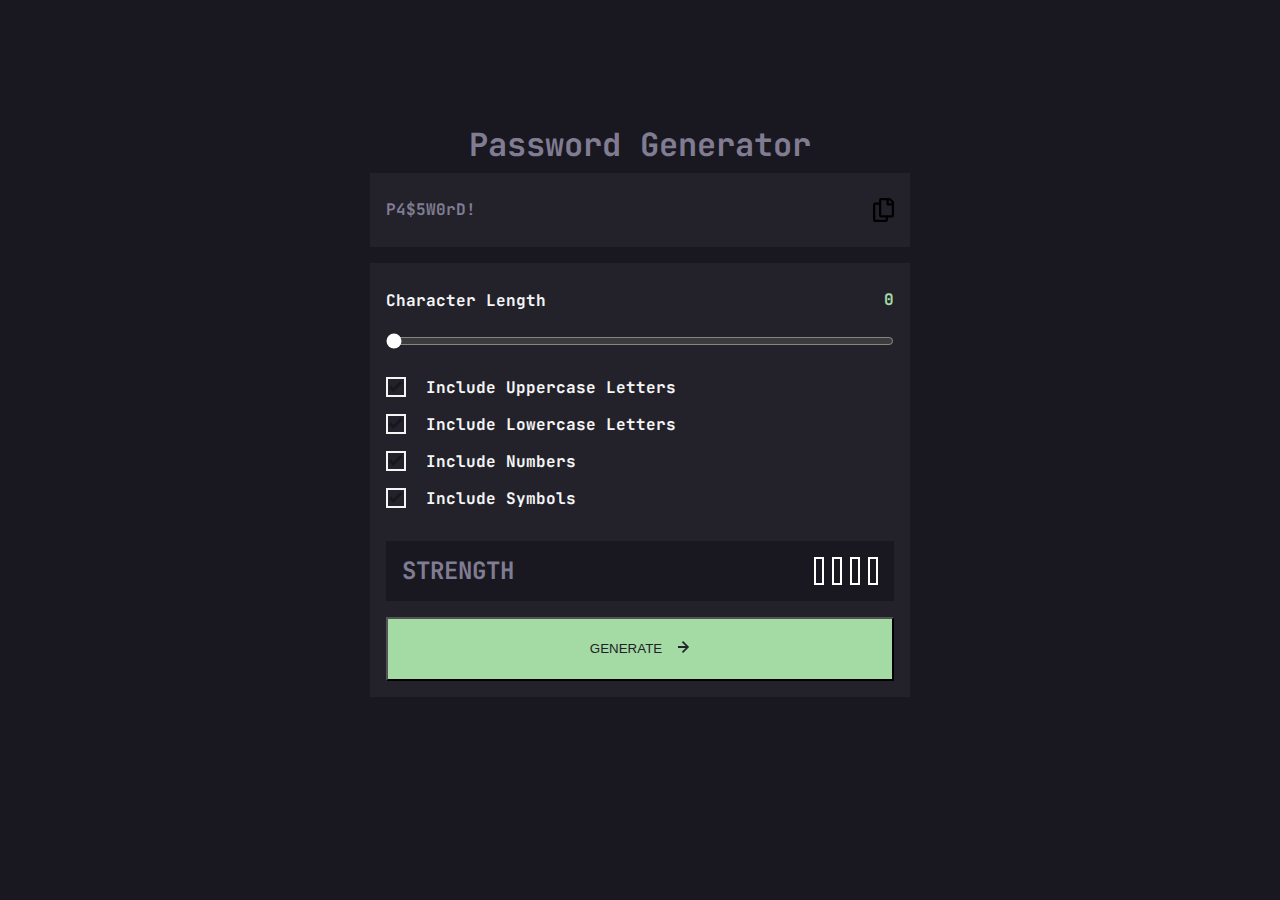
<file: project6/index.html>
<!DOCTYPE html>
<html lang="en">

<head>
    <meta charset="UTF-8">
    <meta name="viewport" content="width=device-width, initial-scale=1.0">
    <meta name="description" content="Password generator app">

    <link rel="icon" type="image/png" sizes="32x32" href="./assets/favicon-32x32.png">
    <link rel="preconnect" href="https://fonts.googleapis.com">
    <link rel="preconnect" href="https://fonts.gstatic.com" crossorigin>
    <link href="https://fonts.googleapis.com/css2?family=JetBrains+Mono:wght@700&display=swap" rel="stylesheet">
    <link rel="stylesheet" href="index.css">

    <title>Password generator app</title>
</head>

<body>
    <main class="main">

        <h1 class="fs-3 text-grey title">Password Generator</h1>
        <div class="field bg-dark fs-1 flex">
            <p id="fieldText" class="fieldText text-grey">P4$5W0rD!</p>
            <div class="copy flex">
                <p id="copyMsg" class="fs-3 uppercase text-green">copied</p>
                <svg id="copyIcon" class="copyIcon" width="21" height="24" xmlns="http://www.w3.org/2000/svg"><path class="copyIconPath" d="M20.341 3.091 17.909.659A2.25 2.25 0 0 0 16.319 0H8.25A2.25 2.25 0 0 0 6 2.25V4.5H2.25A2.25 2.25 0 0 0 0 6.75v15A2.25 2.25 0 0 0 2.25 24h10.5A2.25 2.25 0 0 0 15 21.75V19.5h3.75A2.25 2.25 0 0 0 21 17.25V4.682a2.25 2.25 0 0 0-.659-1.591ZM12.469 21.75H2.53a.281.281 0 0 1-.281-.281V7.03a.281.281 0 0 1 .281-.281H6v10.5a2.25 2.25 0 0 0 2.25 2.25h4.5v1.969a.282.282 0 0 1-.281.281Zm6-4.5H8.53a.281.281 0 0 1-.281-.281V2.53a.281.281 0 0 1 .281-.281H13.5v4.125c0 .621.504 1.125 1.125 1.125h4.125v9.469a.282.282 0 0 1-.281.281Zm.281-12h-3v-3h.451c.075 0 .147.03.2.082L18.667 4.6a.283.283 0 0 1 .082.199v.451Z" fill="hsl( var(--clr-neonGreen) )"/>
                </svg>
            </div>
        </div>
        
        <div class="options bg-dark">

            <label class="sliderLabel flex" for="slider">Character Length <span class="sliderValue fs-1 text-green" id="sliderValue"></span></label>
            <input class="slider d-block" type="range" name="slider" id="slider" min="0" max="15" value="8">
            
            <div class="checkboxes flex">
                <label for="inclUppercase" class="checkboxLabel">
                    <input type="checkbox" name="inclUppercase" id="inclUppercase">Include Uppercase Letters
                    <span class="checkmark"><img src="./assets/images/icon-check.svg" alt="checked-icon"></span>
                </label>  
                <label for="inclLowercase" class="checkboxLabel">
                    <input type="checkbox" name="inclLowercase" id="inclLowercase">Include Lowercase Letters
                    <span class="checkmark"><img src="./assets/images/icon-check.svg" alt="checked-icon"></span>
                </label>
                <label for="inclNumber" class="checkboxLabel">
                    <input type="checkbox" name="inclNumber" id="inclNumber">Include Numbers
                    <span class="checkmark"><img src="./assets/images/icon-check.svg" alt="checked-icon"></span>
                </label>
                <label for="inclSymbol" class="checkboxLabel">
                    <input type="checkbox" name="inclSymbol" id="inclSymbol">Include Symbols
                    <span class="checkmark"><img src="./assets/images/icon-check.svg" alt="checked-icon"></span>                    
                </label>
            </div>
                
            <div class="strength flex">
                <h2 class="fs-3 text-grey uppercase">Strength</h2>
                <div class="strengthLvl flex">
                    <p class="fs-2 text-white uppercase" id="levelTxt"></p>
                    <div id="bar1" class="bars bar1"></div>
                    <div id="bar2" class="bars bar2"></div>
                    <div id="bar3" class="bars bar3"></div>
                    <div id="bar4" class="bars bar4"></div>
                </div>
            </div> 
            <button id="generateBtn" class="uppercase fs-3 bg-green text-dark button">Generate<svg width="12" height="12" xmlns="http://www.w3.org/2000/svg"><path fill="#24232C" d="m5.106 12 6-6-6-6-1.265 1.265 3.841 3.84H.001v1.79h7.681l-3.841 3.84z"/></svg></button>
        </div>
        <p id="alert" class="fs-3 alert"></p>
    </main>

    <script src="index.js" defer></script>
</body>
</html>
</file>
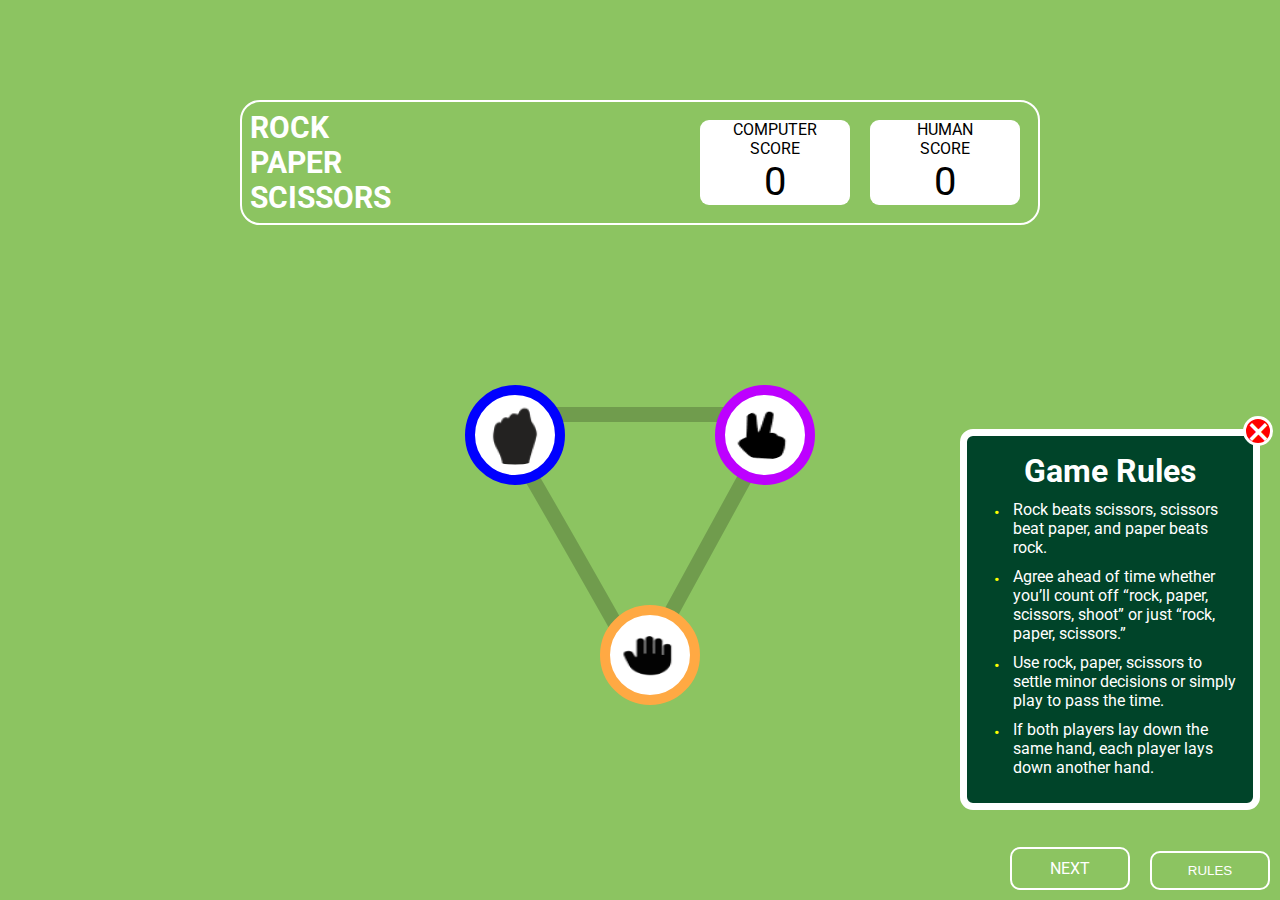
<file: Rock-Paper-Scissors/index.html>
<!DOCTYPE html>
<html lang="en">
<head>
    <meta charset="UTF-8">
    <meta name="viewport" content="width=device-width, initial-scale=1.0">
    <title>Document</title>
    <script src="./index.js" defer></script>
    <link rel="stylesheet" href="index.css">
</head>
<body>
    <div class="score-board">
        <div class="weapons">
            <h2>ROCK</h2>
            <h2>PAPER</h2>
            <h2>SCISSORS</h2>
        </div>
        <div class="score">
            <div class="computer-score">
                COMPUTER <br> SCORE
                <div class="computer-points">0</div>
            </div>
            <div class="human-score">
                HUMAN <br>SCORE
                <div class="human-points">0</div>
            </div>
        </div>
    </div>

    <div class="container">
        <div class="images">
          <div class="rock-img">
            <img src="./images/rock.png" alt="Rock" class="choice" data-choice="rock">
          </div>    
          <div class="scissors-img">
            <img src="./images/scissors.png" alt="Scissors" data-choice="scissors" class="choice">
          </div>  
          <div class="paper-img">
            <img src="./images/paper.png" alt="Paper" data-choice="paper" class="choice">
          </div>

        </div>
      </div>
      


    <div class="rules">
        <button class="button">RULES</button>
        <a href="index2.html" class="next">NEXT</a>
        <div class="game-rules">
            <h1>Game Rules</h1>
            <div class="close-button">&times;</div>
            <ul>
                <li>Rock beats scissors, scissors beat paper, and paper beats rock.</li>
                <li>Agree ahead of time whether you’ll count off “rock, paper, scissors, shoot” or just “rock, paper, scissors.”</li>
                <li>Use rock, paper, scissors to settle minor decisions or simply play to pass the time.</li>
                <li>If both players lay down the same hand, each player lays down another hand.</li>
            </ul>
        </div>
    </div>
</body>
</html>
</file>
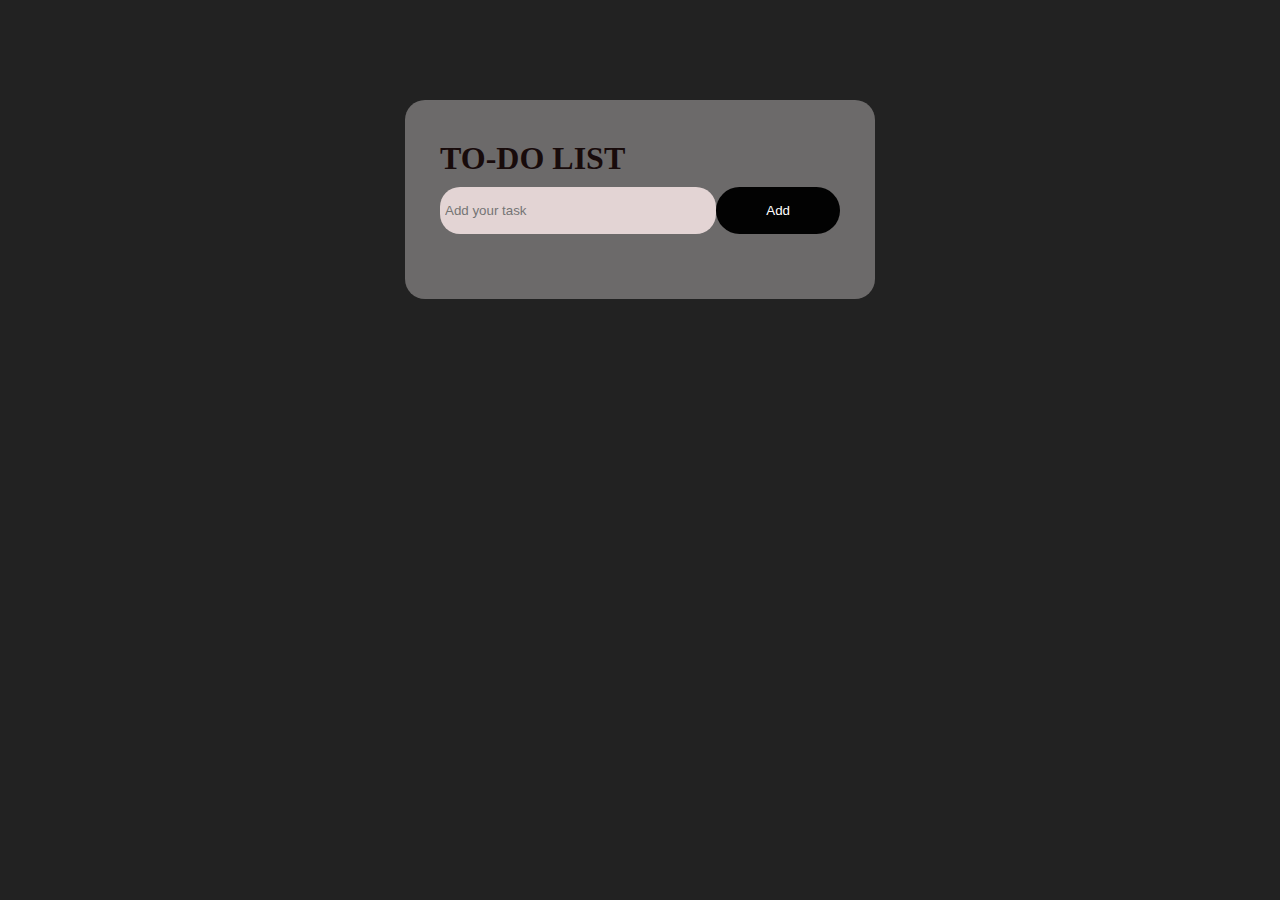
<file: TodoList/index.html>
<!DOCTYPE html>
<html lang="en">
<head>
    <meta charset="UTF-8">
    <meta name="viewport" content="width=device-width, initial-scale=1.0">
    <title>Document</title>
    <script src="./index.js" defer></script>
    <link rel="stylesheet" href="index.css">
</head>
<body>
    <div class="card">
        <h1 class="text">TO-DO LIST</h1>
        <div class="search">
            <input type="text" placeholder="Add your task">
            <button>Add</button>
        </div>
        <ul>
            
        </ul>
    </div>
</body>
</html>
</file>
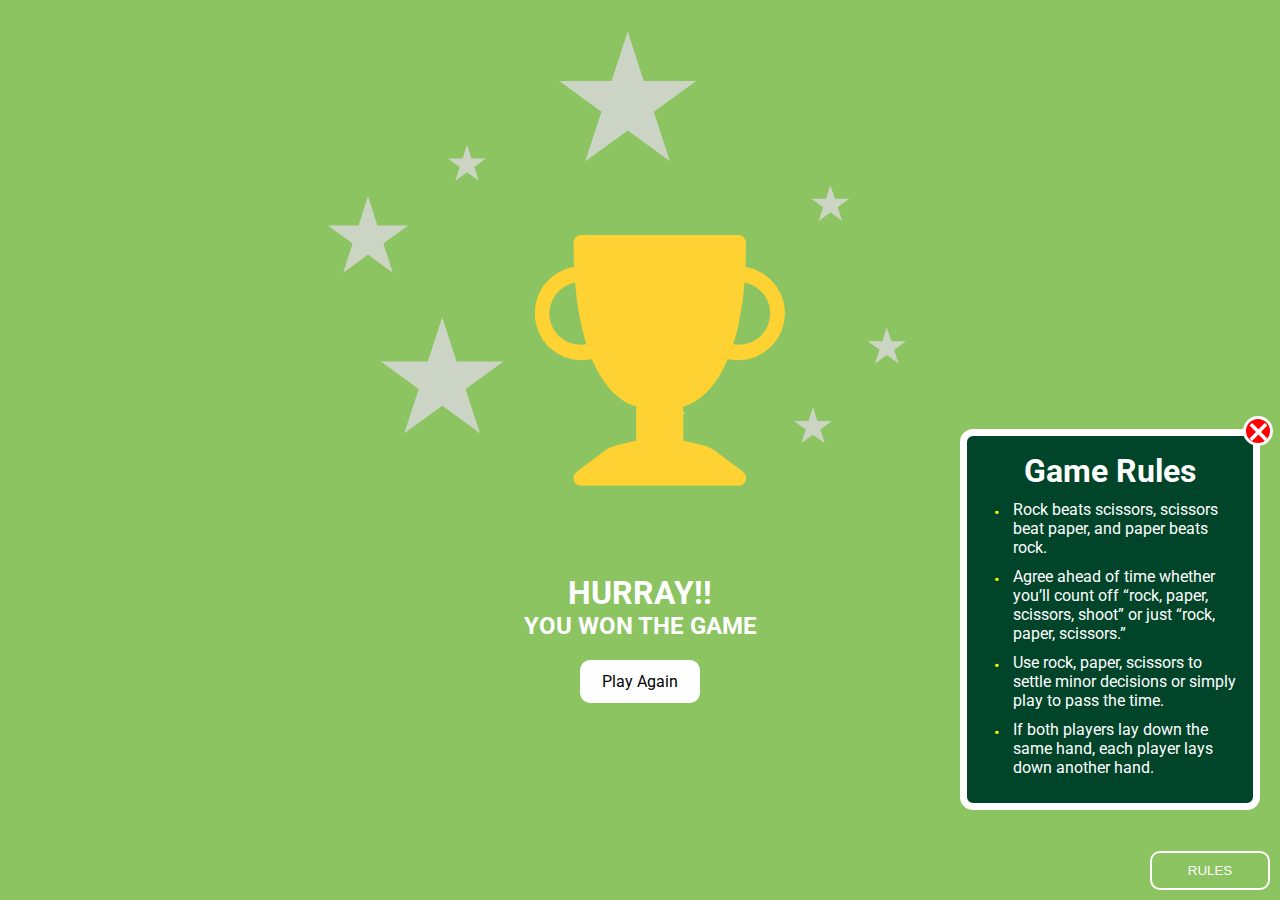
<file: Rock-Paper-Scissors/index2.html>
<!DOCTYPE html>
<html lang="en">
<head>
    <meta charset="UTF-8">
    <meta name="viewport" content="width=device-width, initial-scale=1.0">
    <title>Document</title>
    <link rel="stylesheet" href="index2.css">
    <script src="./index2.js" defer></script>
</head>
<body>
    <div class="image-box">
      <img src="./images/Capture.PNG" alt="" srcset="">
    </div>
   <div class="text">
    <h1>HURRAY!!</h1>
    <h2>YOU WON THE GAME</h2>
    <a href="./index.html">Play Again</a>
   </div>
   <div class="rules">
    <button class="button">RULES</button>
    <div class="game-rules">
        <h1>Game Rules</h1>
        <div class="close-button">&times;</div>
        <ul>
            <li>Rock beats scissors, scissors beat paper, and paper beats rock.</li>
            <li>Agree ahead of time whether you’ll count off “rock, paper, scissors, shoot” or just “rock, paper, scissors.”</li>
            <li>Use rock, paper, scissors to settle minor decisions or simply play to pass the time.</li>
            <li>If both players lay down the same hand, each player lays down another hand.</li>
        </ul>
    </div>
</div>
</body>
</html>
</file>
<file: project6/index.css>
:root {
    --clr-darkGrey: 248 10% 15%;
    --clr-grey: 251 9% 53%;
    --clr-veryDarkGrey: 248 15% 11%;  
  }
  
  *,
  *::before,
  *::after {
    margin: 0;
    box-sizing: border-box;
  }
  
  body {
    font-family: "JetBrains Mono", monospace;
    font-size: var(--fs-3);
    font-weight: 700;
    color: whitesmoke;
    background-color: hsl(var(--clr-veryDarkGrey));
    min-height: 30vh;
  
    overflow-x: hidden;
  }

  img,
  picture {
    max-width: 100%;
    display: block;
  }
  
  .flex {
    display: flex;
  }

  .d-block {
    display: block;
  }
  .sr-only {
    position: absolute;
    width: 1px;
    height: 1px;
    padding: 0;
    margin: -1px;
    overflow: hidden;
    clip: rect(0, 0, 0, 0);
    white-space: nowrap; /* added line */
    border: 0;
  }
  
  .bg-veryDark {
    background-color: hsl(var(--clr-veryDarkGrey));
  }
  .bg-dark {
    background-color: hsl(var(--clr-darkGrey));
  }
  .bg-white {
    background-color: white;
  }
  .bg-green {
    background-color: rgb(164, 218, 164);
  }
  .bg-yellow {
    background-color: yellow;
  }
  .bg-orange {
    background-color: orangered;
  }
  .bg-red {
    background-color: red;
  }
  
  .text-grey {
    color: hsl(var(--clr-grey));
  }
  .text-white {
    color: whitesmoke;
  }
  .text-dark {
    color: hsl(var(--clr-darkGrey));
  }
  .text-green {
    color:rgb(164, 218, 164);
  }
  .text-red {
    color:red;
  }
  

  
  .uppercase {
    text-transform: uppercase;
  }
  

  
  @media (min-width: 35em) {
    .fs-1 {
      line-height: 2.64rem;
    }
  
    .fs-2 {
      line-height: 1.98rem;
    }
  
    .fs-3 {
      line-height: 1.485rem;
    }
  }

  .main {
    margin-top: 4rem;
    margin-inline: 1rem;
  }
  
  @media (min-width: 35em) {
    .main {
      max-width: 33.75rem;
      margin-top: 8.3125rem;
      margin-inline: auto;
    }
  }
  
  .title {
    text-align: center;
    margin-block: 0;
    margin-bottom: 1rem;
  }
  
  .field {
    padding: 1rem;
    justify-content: space-between;
    align-items: center;
    margin-bottom: 1rem;
  }
    
  .copy {
    gap: 1rem;
    align-items: center;
  }
  
  #copyMsg {
    display: none;
  }
  
  .copyIcon:hover {
    cursor: pointer;
  }
  
  .copyIcon:hover .copyIconPath {
    fill: white;
  }
  
  .options {
    padding: 1rem;
  }
  
  .sliderLabel {
    justify-content: space-between;
    align-items: center;
  }
  
  .slider {
    width: 100%;
    margin-top: 1rem;
    margin-bottom: 2rem;
  }
  
  input[type="range"] {
    background: hsl(var(--clr-veryDarkGrey));
    accent-color: white;
    cursor: pointer;
    height: 8px;
    background-image: linear-gradient(
     rgb(164, 218, 164),
     rgb(164, 218, 164)
    );
    background-size: 30% 100%;
    background-repeat: no-repeat;
  }
  
  input[type="range"]::-webkit-slider-thumb {
    height: 28px;
    width: 28px;
    background: whitesmoke;
    border-radius: 14px;
  }
  
  input[type="range"]:hover::-webkit-slider-thumb {
    background: hsl(var(--clr-veryDarkGrey));
    border: 2px solid rgb(164, 218, 164);
    -webkit-appearance: none;
  }
  
  .checkboxes {
    flex-direction: column;
    gap: 1rem;
    margin-bottom: 2rem;
  }

  .checkboxLabel {
    display: block;
    position: relative;
    padding-left: 2.5rem;
    cursor: pointer;

  }
  

  .checkboxLabel input {
    position: absolute;
    opacity: 0;
    cursor: pointer;
    height: 0;
    width: 0;
  }
  

  .checkmark {
    position: absolute;
    top: 0;
    left: 0;
    height: 20px;
    width: 20px;
    background-color: hsl(var(--clr-darkGrey));
    border: 2px solid whitesmoke;
    display: flex;
    justify-content: center;
    align-items: center;
  }
  

  .checkboxLabel:hover input ~ .checkmark {
    border-color: rgb(164, 218, 164);
  }

  .checkboxLabel input:checked ~ .checkmark {
    background-color:rgb(164, 218, 164);
    border-color:rgb(164, 218, 164);
  }
  
  .checkmark:after {
    content: "";
    position: absolute;
    display: none;
  }
  
  .checkboxLabel input:checked ~ .checkmark:after {
    display: block;
  }
  
  .strength {
    background-color: hsl(var(--clr-veryDarkGrey));
    padding: 1rem;
    justify-content: space-between;
    align-items: center;
    margin-bottom: 1rem;
  }
  
  .strengthLvl {
    align-items: center;
  }
  
  .strengthLvl p {
    margin-right: 0.5rem;
  }
  
  .bars {
    width: 10px;
    height: 28px;
    border: 2px solid white;
    margin-left: 0.5rem;
  }
  
  .button {
    width: 100%;
    padding-top: 1.125rem;
    padding-bottom: 1.125rem;
    border: 2px solidrgb(164, 218, 164);
  }
  
  .button:hover {
    background-color: hsl(var(--clr-veryDarkGrey));
    color:rgb(164, 218, 164);
    cursor: pointer;
  }
  
  .button svg {
    margin-left: 1rem;
  }
  
  .button:hover path {
    fill:rgb(164, 218, 164);
  }
  
  .alert {
    display: none;
    text-align: center;
    color: red;
  }
   
.tooWeak {
    background-color: red;
    border: 2px solid red;
  }
  
.weak {
    background-color: orangered;
    border: 2px solid orangered;
  }
  
.medium {
    background-color: yellow;
    border: 2px solid yellow;
  }
  
.strong {
    background-color: rgb(164, 218, 164);
    border: 2px solid rgb(164, 218, 164);
  }
</file>
<file: Rock-Paper-Scissors/index.css>
@import url('https://fonts.googleapis.com/css2?family=Bruno+Ace+SC&family=Geologica:wght@200;300;400;500;600&family=Poppins:ital,wght@0,200;0,300;0,400;0,500;0,600;0,700;0,800;0,900;1,200;1,300;1,400;1,500;1,600;1,700;1,800&family=Roboto:ital,wght@0,100;0,400;0,500;0,700;0,900;1,400;1,500;1,700;1,900&display=swap');

* {
  margin: 0;
  padding: 0;
  box-sizing: border-box;
  text-decoration: none;
  list-style-type: none;
}
body {
  background-color: #8cc461;
  font-family: 'Roboto', sans-serif;

}

/* ------------------SCORE BOARD ---------------------- */
.weapons {
  color: white;
  font-size: 20px;
}
.score-board {
  width: 90%;
  max-width: 800px;
  padding: 8px;
  margin: 100px auto 0;
  display: flex;
  border-radius: 20px;
  flex-direction: row;
  justify-content: space-between;
  align-items: center;
  border: 2px solid white;
}
.score {
  display: flex;
  flex-direction: row;
}
.computer-score {
  width: 150px;
  margin: 10px;
  align-items: center;
  background-color: white;
  text-align: center;
  border-radius: 9px;
}
.computer-points {
  text-align: center;
  font-size: 40px;
}
.human-score {
  width: 150px;
  margin: 10px;
  align-items: center;
  background-color: white;
  text-align: center;
  border-radius: 9px;
}
.human-points {
  text-align: center;
  font-size: 40px;
}

/* --------------------RULES-------------------------- */
.active {
  display: none;
}
.show{
    display: block;
}
.game-rules {
  border-radius: 13px;
  border: 7px solid #fff;
  background-color: #004429;
  width: 300px;
  color: white;
  padding: 1rem;
  position: absolute;
  bottom: 90px;
  right: 20px;
}
.game-rules .close-button {
  position: absolute;
  top: -20px;
  right: -20px;
  color: white;
  background-color: red;
  border: 3px solid white;
  font-size: 40px;
  cursor: pointer;
  border-radius: 100%;
  height: 30px;
  width: 30px;
  display: flex;
  align-items: center;
  justify-content: center;
}
.game-rules h1 {
  text-align: center;
}
.game-rules ul {
  list-style-type: disc;
  padding-left: 10px;
  color: white;
  margin-top: 10px;
}
.game-rules li::before {
  content: ".";
  position: absolute;
  left: 0;
  font-size: 30px;
  color: yellow;
  line-height: 0.1;
  top: 0.1rem;
}
.game-rules li {
  position: relative;
  padding-left: 20px;
  margin-bottom: 10px;
}

.rules .button {
  position: absolute;
  bottom: 10px;
  right: 10px;
  border: 0;
  outline: 0;
  padding: 10px;
  width: 120px;
  border-radius: 10px;
  border: 2px solid white;
  background-color: transparent;
  color: white;
  cursor: pointer;
  text-transform: uppercase;
}
.rules .next{
    position: absolute;
    bottom: 10px;
    right: 150px;
    border: 0;
    outline: 0;
    padding: 10px;
    width: 120px;
    border-radius: 10px;
    border: 2px solid white;
    background-color: transparent;
    color: white;
    cursor: pointer;
    text-transform: uppercase;
    text-align: center;
}

/* ================== PLAY AREA ========================= */
.container {
  width: 350px;
  height: 320px;
  background-repeat: no-repeat;
  background-position: center;
  object-fit: contain;
  background-image: url("images/bg-triangle.svg");
  display: flex;
  flex-direction: row;
  align-items: center;
  justify-content: center;
  transform: translateY(50%);
  position: relative;
  margin: 0 auto;
}

.container .images .rock-img img {
  position: absolute;
  top: 0;
  left: 0;
  padding-bottom: 10px;
  padding-top: 10px;
  background-color: white;
  border-radius: 100%;
  height: 100px;
  cursor: pointer;
  width: 100px;
  border: 10px solid blue;
}

.container .images .scissors-img img {
  position: absolute;
  top: 0;
  padding-bottom: 15px;
  padding-top: 15px;
  padding-left: 10px;
  padding-right: 10px;
  background-color: white;
  right: 0;
  border-radius: 100%;
  height: 100px;
  cursor: pointer;
  width: 100px;
  border: 10px solid #bd00ff;
}
.container .images .paper-img img {
  position: absolute;
  bottom: 0;
  padding-bottom: 15px;
  padding-top: 15px;
  background-color: white;
  border-radius: 100%;
  height: 100px;
  cursor: pointer;
  width: 100px;
  border: 10px solid #ffa943;
  transform: translatex(-40%);
}

@media (max-width:560px) {
      .computer-score {
        width: 100px;
      }
      .human-score {
        width: 100px;
      }
      .computer-points {
        text-align: center;
        font-size: 30px;
      }
      .human-points {
        text-align: center;
        font-size: 30px;
      }.weapons {
        font-size: 15px;
      }
      .score-board {
        width: 90%;
        max-width: 800px;
        padding: 6px;
        margin: 100px auto 0;
        display: flex;
        border-radius: 20px;
        flex-direction: row;
        justify-content: space-between;
        align-items: center;
        border: 2px solid white;
      }
      .container {
        width: 320px;
        height: 300px;
        transform: translateY(30%);
      }
      .container .images .rock-img img {
        height: 80px;
        width: 80px;
      }
      .container .images .scissors-img img {
        height: 80px;
        width: 80px;
      }
      .container .images .paper-img img {
        height: 80px;
        width: 80px;
      }
      
}
@media (max-width:764px) {
    .computer-score {
      width: 100px;
    }
    .human-score {
      width: 100px;
    }
    .computer-points {
      text-align: center;
      font-size: 30px;
    }
    .human-points {
      text-align: center;
      font-size: 30px;
    }.weapons {
      font-size: 15px;
    }
    .score-board {
      width: 90%;
      max-width: 800px;
      padding: 6px;
      margin: 100px auto 0;
      display: flex;
      border-radius: 20px;
      flex-direction: row;
      justify-content: space-between;
      align-items: center;
      border: 2px solid white;
    }
    .container {
      width: 320px;
      height: 300px;
      transform: translateY(30%);
    }
    .container .images .rock-img img {
      height: 80px;
      width: 80px;
    }
    .container .images .scissors-img img {
      height: 80px;
      width: 80px;
    }
    .container .images .paper-img img {
      height: 80px;
      width: 80px;
    }
    
}
</file>
<file: TodoList/index.css>
*{
    margin: 0;
    padding: 0;
    box-sizing: border-box;
    list-style-type: none;
}
body{
    background-color: #222;
}

.card{
    background-color: rgb(108, 106, 106);
    max-width: 470px;
    color: #180b0b;
    margin: 100px auto 0;
    border-radius: 20px;
    padding: 40px 35px;
    text-align: left;
}
.search{
    display: flex;
    justify-content: space-between;
    border-radius: 30px;
    margin-bottom: 25px;
}
.search input{
    border: 0;
    outline: 0;
    margin-top: 10px;
    background-color: rgb(227, 212, 212);
    color:black;
    padding: 5px;
    flex: 1;
    border-radius: 20px;
}
.search button{
    border: 0;
    outline: 0;
    padding: 16px 50px;
    margin-top: 10px;
    background-color: rgb(2, 2, 2);
    color: white;
    cursor: pointer;
    text-align: center;
    border-radius: 40px;
}
ul li{
    font-size: 17px;
    padding: 12px 50px 12px;
    cursor: pointer;
    position: relative;
}
li{
    background-color: rgb(71, 67, 67);
    border-radius: 20px;
}
ul li::before{
    content: "";
    position: absolute;
    height: 28px;
    border-radius: 50%;
    width: 28px;
    top: 12px;
    left: 8px;
    background-color: red;
    background-image: url("images/unchecked.png");
    background-position: center;
}
ul li span{
    position: absolute;
    top: 12px;
    right: 8px;
    background-position: center;
    background-color: rgb(39, 39, 42);
}
ul li.checked{
    text-decoration: line-through;
    color: #555;
}
</file>
<file: Rock-Paper-Scissors/index2.css>
@import url("https://fonts.googleapis.com/css2?family=Bruno+Ace+SC&family=Geologica:wght@200;300;400;500;600&family=Poppins:ital,wght@0,200;0,300;0,400;0,500;0,600;0,700;0,800;0,900;1,200;1,300;1,400;1,500;1,600;1,700;1,800&family=Roboto:ital,wght@0,100;0,400;0,500;0,700;0,900;1,400;1,500;1,700;1,900&display=swap");
* {
  margin: 0;
  padding: 0;
  box-sizing: border-box;
  text-decoration: none;
  list-style-type: none;
}
body {
  background-color: #8cc461;
  color: white;
  font-family: "Roboto", sans-serif;
}
.image-box {
  display: flex;
  flex-direction: row;
  justify-content: center;
  align-items: center;
}
.text {
  height: 100%;
  margin: 0;
  display: flex;
  flex-direction: column;
  justify-content: center;
  align-items: center;
  text-align: center;
}
.text a {
  padding: 10px;
  width: 120px;
  border-radius: 10px;
  border: 2px solid white;
  background-color: white;
  color: black;
  margin-top: 20px;
}
.rules .button {
  position: absolute;
  bottom: 10px;
  right: 10px;
  border: 0;
  outline: 0;
  padding: 10px;
  width: 120px;
  border-radius: 10px;
  border: 2px solid white;
  background-color: transparent;
  color: white;
  cursor: pointer;
  text-transform: uppercase;
}
.active {
  display: none;
}
.game-rules {
  border-radius: 13px;
  border: 7px solid #fff;
  background-color: #004429;
  width: 300px;
  color: white;
  padding: 1rem;
  position: absolute;
  bottom: 90px;
  right: 20px;
}
.game-rules .close-button {
  position: absolute;
  top: -20px;
  right: -20px;
  color: white;
  background-color: red;
  border: 3px solid white;
  font-size: 40px;
  cursor: pointer;
  border-radius: 100%;
  height: 30px;
  width: 30px;
  display: flex;
  align-items: center;
  justify-content: center;
}
.game-rules h1 {
  text-align: center;
}
.game-rules ul {
  list-style-type: disc;
  padding-left: 10px;
  color: white;
  margin-top: 10px;
}
.game-rules li::before {
  content: ".";
  position: absolute;
  left: 0;
  font-size: 30px;
  color: yellow;
  line-height: 0.1;
  top: 0.1rem;
}
.game-rules li {
  position: relative;
  padding-left: 20px;
  margin-bottom: 10px;
}
@media screen and (max-width: 768px) {
  .image-box {
    flex-direction: column;
    align-items: center;
    flex-wrap: wrap;
  }
  .text a {
    padding: 10px;
    width: 120px;
    border-radius: 10px;
    border: 2px solid white;
    background-color: white;
    color: black;
    margin-top: 20px;
  }
  .game-rules {
    width: 80%;
    height: 40%;
    bottom: 20px;
    right: 20px;
  }
  .image-box img {
    width: 100%;
  }
}
</file>
